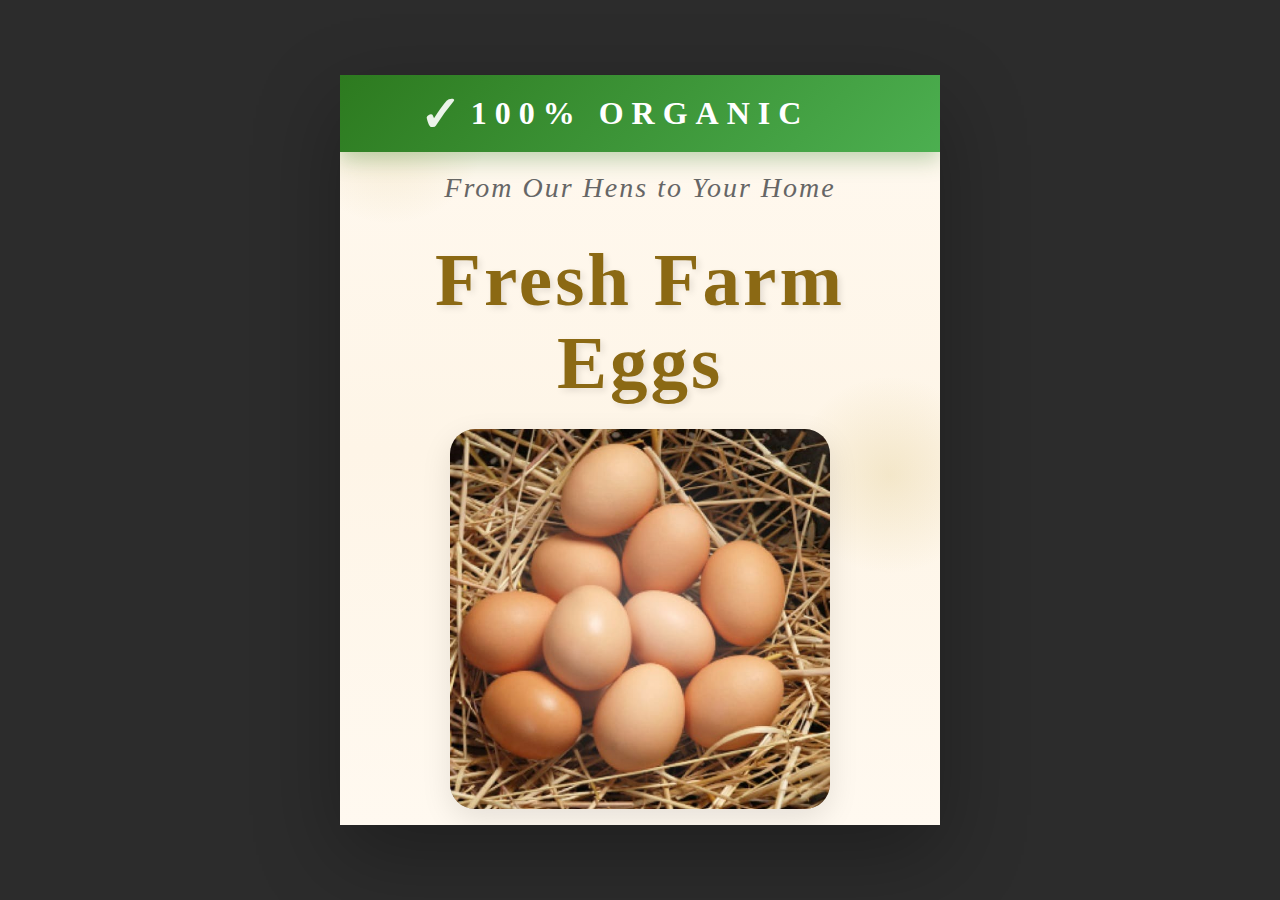
<file: egg-sales-post.html>
<!DOCTYPE html>
<html lang="en">
<head>
    <meta charset="UTF-8">
    <meta name="viewport" content="width=device-width, initial-scale=1.0">
    <title>Fresh Farm Eggs - 100% Organic</title>
    <style>
        * {
            margin: 0;
            padding: 0;
            box-sizing: border-box;
        }

        body {
            font-family: 'Georgia', serif;
            display: flex;
            justify-content: center;
            align-items: center;
            min-height: 100vh;
            background: #2c2c2c;
            padding: 10px;
        }

        .poster {
            width: 600px;
            height: 750px;
            background: linear-gradient(180deg, #fff9f0 0%, #fef5e7 50%, #fff9f0 100%);
            box-shadow: 0 30px 80px rgba(0, 0, 0, 0.3);
            position: relative;
            overflow: hidden;
        }

        /* Top Badge */
        .organic-badge {
            background: linear-gradient(135deg, #2d7a1f 0%, #4caf50 100%);
            color: white;
            text-align: center;
            padding: 20px;
            font-size: 32px;
            font-weight: bold;
            letter-spacing: 8px;
            text-transform: uppercase;
            box-shadow: 0 8px 20px rgba(45, 122, 31, 0.3);
            position: relative;
        }

        .organic-badge::before {
            content: '✓';
            position: absolute;
            left: 80px;
            top: 50%;
            transform: translateY(-50%);
            font-size: 50px;
            color: rgba(255, 255, 255, 0.9);
        }

        /* Tagline */
        .tagline {
            text-align: center;
            padding: 20px 40px;
            font-size: 28px;
            color: #666;
            font-style: italic;
            letter-spacing: 2px;
        }

        /* Main Title */
        .main-title {
            text-align: center;
            padding: 15px 40px 25px;
            font-size: 75px;
            font-weight: bold;
            color: #8b6914;
            text-shadow: 3px 3px 6px rgba(0, 0, 0, 0.1);
            line-height: 1.1;
            letter-spacing: 3px;
        }

        /* Image Grid */
        .image-grid {
            display: flex;
            justify-content: center;
            align-items: center;
            padding: 0 40px 25px 40px;
        }

        .image-box {
            background: linear-gradient(135deg, #f0e5d8 0%, #e8d9c8 100%);
            border-radius: 25px;
            height: 380px;
            width: 380px;
            display: flex;
            align-items: center;
            justify-content: center;
            border: 5px dashed #b8941f;
            font-size: 28px;
            color: #8b6914;
            font-weight: bold;
            position: relative;
            overflow: hidden;
            box-shadow: 0 10px 30px rgba(0, 0, 0, 0.1);
        }

        .image-box::before {
            content: '';
            position: absolute;
            top: 0;
            left: 0;
            right: 0;
            bottom: 0;
            background: radial-gradient(circle at center, rgba(255, 255, 255, 0.3) 0%, transparent 70%);
        }

        /* Features Section */
        .features-section {
            background: linear-gradient(135deg, #8b6914 0%, #b8941f 100%);
            padding: 35px;
            margin: 30px 40px;
            border-radius: 30px;
            box-shadow: 0 15px 40px rgba(0, 0, 0, 0.2);
        }

        .features-grid {
            display: grid;
            grid-template-columns: repeat(3, 1fr);
            gap: 30px;
        }

        .feature {
            background: rgba(255, 255, 255, 0.95);
            padding: 20px;
            border-radius: 20px;
            text-align: center;
        }

        .feature-icon {
            font-size: 50px;
            margin-bottom: 15px;
        }

        .feature-title {
            color: #8b6914;
            font-size: 22px;
            font-weight: bold;
            margin-bottom: 8px;
        }

        .feature-text {
            color: #666;
            font-size: 16px;
            line-height: 1.4;
        }

        /* Footer */
        .footer {
            background: linear-gradient(135deg, #2d7a1f 0%, #4caf50 100%);
            padding: 30px;
            text-align: center;
            color: white;
            margin-top: 30px;
        }

        .contact-text {
            font-size: 28px;
            font-weight: bold;
            margin-bottom: 15px;
            letter-spacing: 2px;
        }

        .price-text {
            font-size: 42px;
            font-weight: bold;
            letter-spacing: 3px;
        }

        /* Decorative elements */
        .corner-decoration {
            position: absolute;
            width: 200px;
            height: 200px;
            border-radius: 50%;
            background: radial-gradient(circle, rgba(184, 148, 31, 0.15) 0%, transparent 70%);
        }

        .top-left {
            top: -50px;
            left: -50px;
        }

        .bottom-right {
            bottom: 250px;
            right: -50px;
        }
    </style>
</head>
<body>
    <div class="poster">
        <div class="corner-decoration top-left"></div>
        <div class="corner-decoration bottom-right"></div>

        <!-- Top Section -->
        <div class="organic-badge">100% ORGANIC</div>
        
        <div class="tagline">From Our Hens to Your Home</div>
        
        <div class="main-title">Fresh Farm Eggs</div>

        <!-- Image Grid -->
        <div class="image-grid">
            <div class="image-box" style="border: none; background: linear-gradient(180deg, #c8beb0 0%, #b5a895 50%, #a39488 100%); overflow: hidden;">
                <!-- Local Egg Image -->
                <img src="egg.jpg" 
                     alt="Fresh Brown Eggs" 
                     style="width: 100%; height: 100%; object-fit: cover; border-radius: 20px;">
            </div>
        </div>

        <!-- Features -->
        <div class="features-section">
            <div class="features-grid">
                <div class="feature">
                    <div class="feature-icon">🌾</div>
                    <div class="feature-title">Farm Fresh</div>
                    <div class="feature-text">Daily Collection</div>
                </div>
                <div class="feature">
                    <div class="feature-icon">🌱</div>
                    <div class="feature-title">100% Natural</div>
                    <div class="feature-text">No Chemicals</div>
                </div>
                <div class="feature">
                    <div class="feature-icon">💚</div>
                    <div class="feature-title">Free Range</div>
                    <div class="feature-text">Happy Hens</div>
                </div>
            </div>
        </div>

        <!-- Footer -->
        <div class="footer">
            <div class="contact-text">📞 CALL: [Your Number]</div>
            <div class="price-text">$[Price] PER DOZEN</div>
        </div>
    </div>
</body>
</html>
</file>
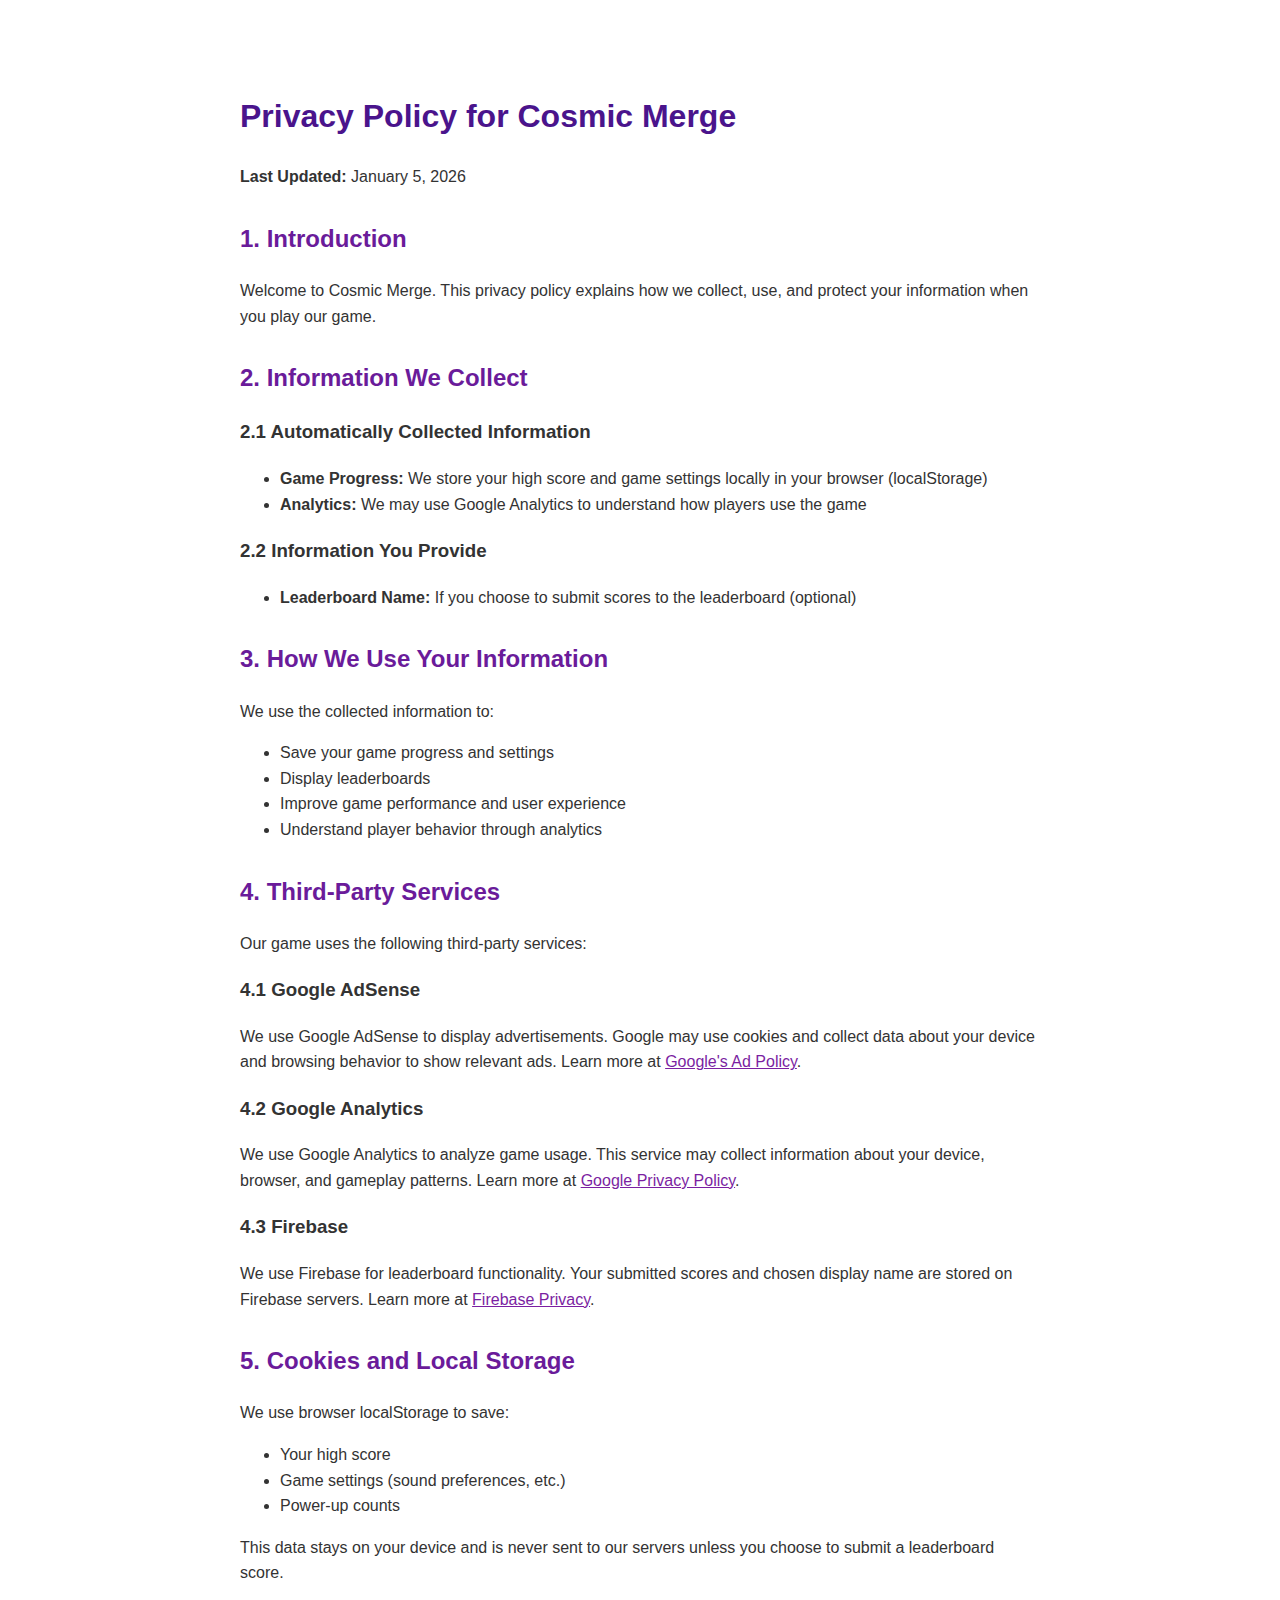
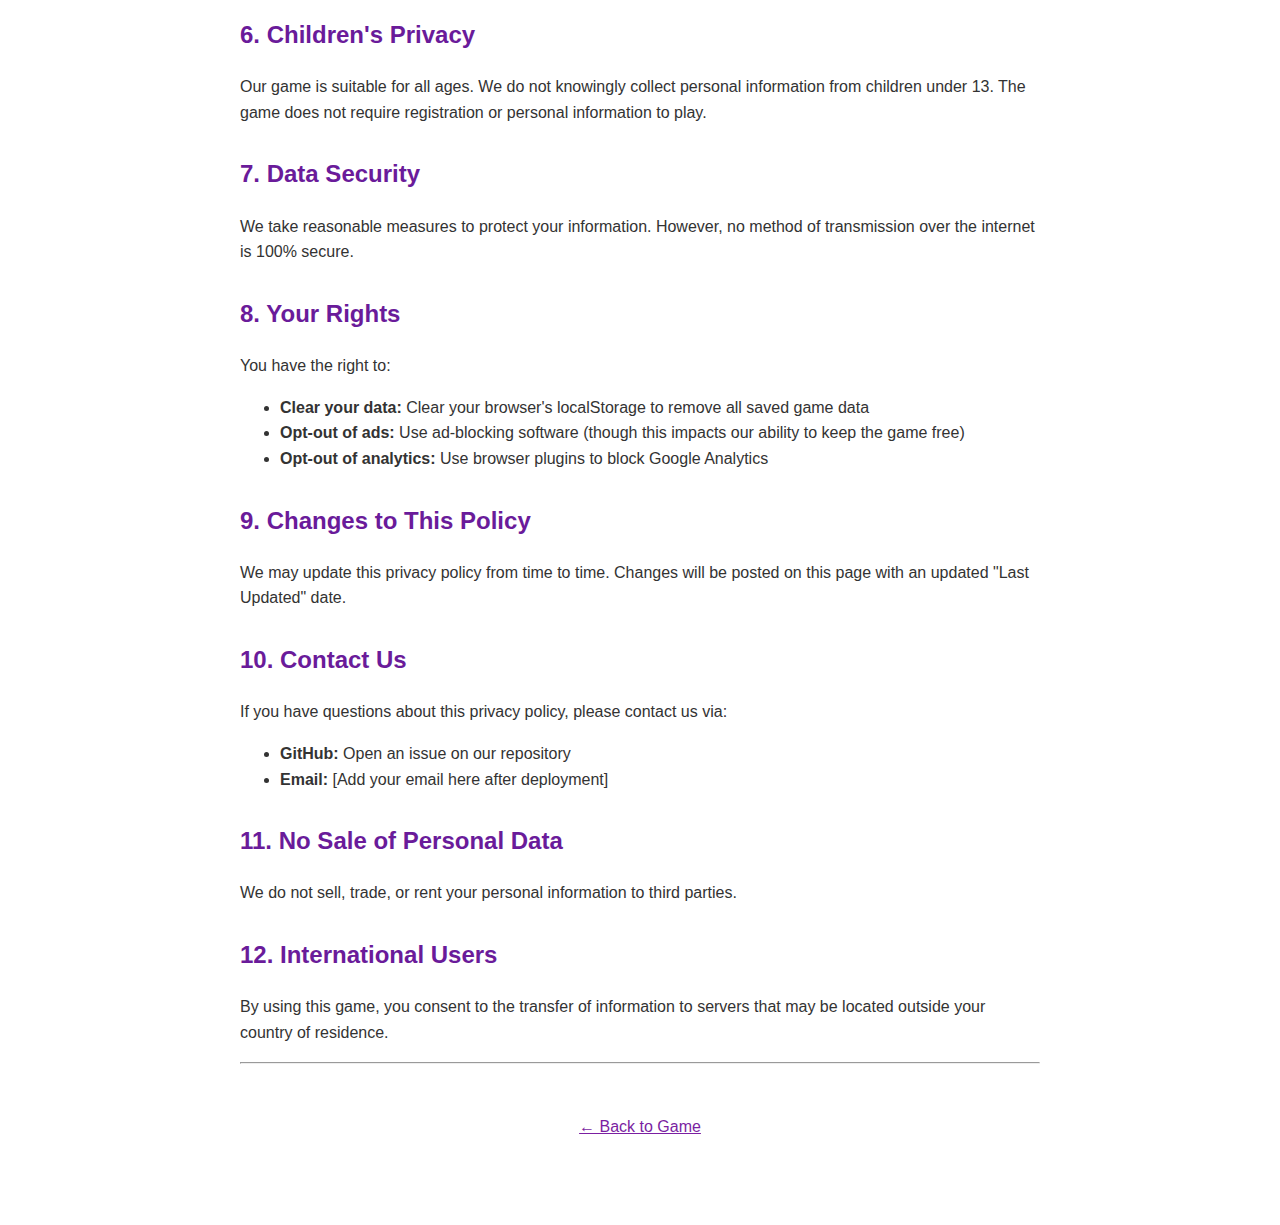
<file: privacy.html>
<!DOCTYPE html>
<html lang="en">
<head>
    <meta charset="UTF-8">
    <meta name="viewport" content="width=device-width, initial-scale=1.0">
    <title>Privacy Policy - Cosmic Merge</title>
    <style>
        body {
            font-family: Arial, sans-serif;
            max-width: 800px;
            margin: 50px auto;
            padding: 20px;
            line-height: 1.6;
            color: #333;
        }
        h1 { color: #4a148c; }
        h2 { color: #6a1b9a; margin-top: 30px; }
        a { color: #7b1fa2; }
    </style>
</head>
<body>
    <h1>Privacy Policy for Cosmic Merge</h1>
    <p><strong>Last Updated:</strong> January 5, 2026</p>

    <h2>1. Introduction</h2>
    <p>Welcome to Cosmic Merge. This privacy policy explains how we collect, use, and protect your information when you play our game.</p>

    <h2>2. Information We Collect</h2>
    <h3>2.1 Automatically Collected Information</h3>
    <ul>
        <li><strong>Game Progress:</strong> We store your high score and game settings locally in your browser (localStorage)</li>
        <li><strong>Analytics:</strong> We may use Google Analytics to understand how players use the game</li>
    </ul>

    <h3>2.2 Information You Provide</h3>
    <ul>
        <li><strong>Leaderboard Name:</strong> If you choose to submit scores to the leaderboard (optional)</li>
    </ul>

    <h2>3. How We Use Your Information</h2>
    <p>We use the collected information to:</p>
    <ul>
        <li>Save your game progress and settings</li>
        <li>Display leaderboards</li>
        <li>Improve game performance and user experience</li>
        <li>Understand player behavior through analytics</li>
    </ul>

    <h2>4. Third-Party Services</h2>
    <p>Our game uses the following third-party services:</p>
    
    <h3>4.1 Google AdSense</h3>
    <p>We use Google AdSense to display advertisements. Google may use cookies and collect data about your device and browsing behavior to show relevant ads. Learn more at <a href="https://policies.google.com/technologies/ads" target="_blank">Google's Ad Policy</a>.</p>

    <h3>4.2 Google Analytics</h3>
    <p>We use Google Analytics to analyze game usage. This service may collect information about your device, browser, and gameplay patterns. Learn more at <a href="https://policies.google.com/privacy" target="_blank">Google Privacy Policy</a>.</p>

    <h3>4.3 Firebase</h3>
    <p>We use Firebase for leaderboard functionality. Your submitted scores and chosen display name are stored on Firebase servers. Learn more at <a href="https://firebase.google.com/support/privacy" target="_blank">Firebase Privacy</a>.</p>

    <h2>5. Cookies and Local Storage</h2>
    <p>We use browser localStorage to save:</p>
    <ul>
        <li>Your high score</li>
        <li>Game settings (sound preferences, etc.)</li>
        <li>Power-up counts</li>
    </ul>
    <p>This data stays on your device and is never sent to our servers unless you choose to submit a leaderboard score.</p>

    <h2>6. Children's Privacy</h2>
    <p>Our game is suitable for all ages. We do not knowingly collect personal information from children under 13. The game does not require registration or personal information to play.</p>

    <h2>7. Data Security</h2>
    <p>We take reasonable measures to protect your information. However, no method of transmission over the internet is 100% secure.</p>

    <h2>8. Your Rights</h2>
    <p>You have the right to:</p>
    <ul>
        <li><strong>Clear your data:</strong> Clear your browser's localStorage to remove all saved game data</li>
        <li><strong>Opt-out of ads:</strong> Use ad-blocking software (though this impacts our ability to keep the game free)</li>
        <li><strong>Opt-out of analytics:</strong> Use browser plugins to block Google Analytics</li>
    </ul>

    <h2>9. Changes to This Policy</h2>
    <p>We may update this privacy policy from time to time. Changes will be posted on this page with an updated "Last Updated" date.</p>

    <h2>10. Contact Us</h2>
    <p>If you have questions about this privacy policy, please contact us via:</p>
    <ul>
        <li><strong>GitHub:</strong> Open an issue on our repository</li>
        <li><strong>Email:</strong> [Add your email here after deployment]</li>
    </ul>

    <h2>11. No Sale of Personal Data</h2>
    <p>We do not sell, trade, or rent your personal information to third parties.</p>

    <h2>12. International Users</h2>
    <p>By using this game, you consent to the transfer of information to servers that may be located outside your country of residence.</p>

    <hr>
    <p style="text-align: center; margin-top: 50px;">
        <a href="index.html">← Back to Game</a>
    </p>
</body>
</html>
</file>
